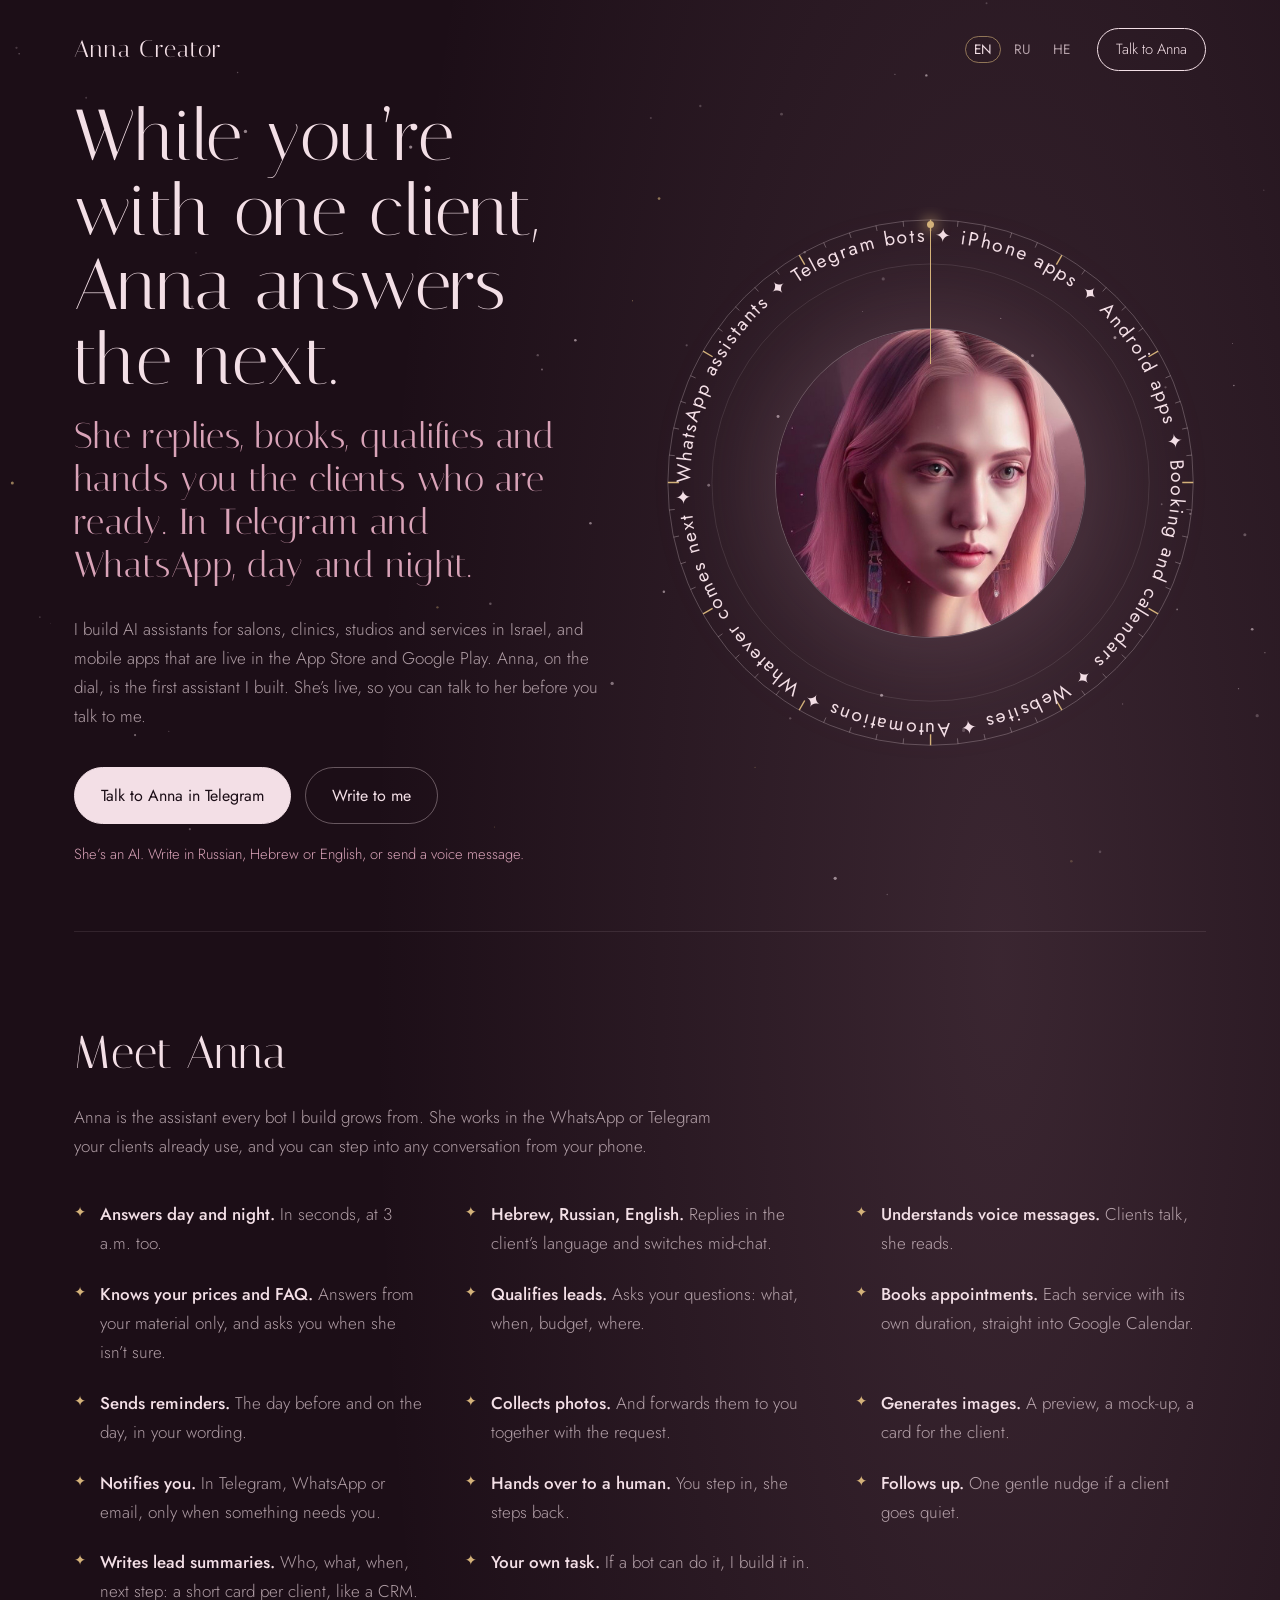
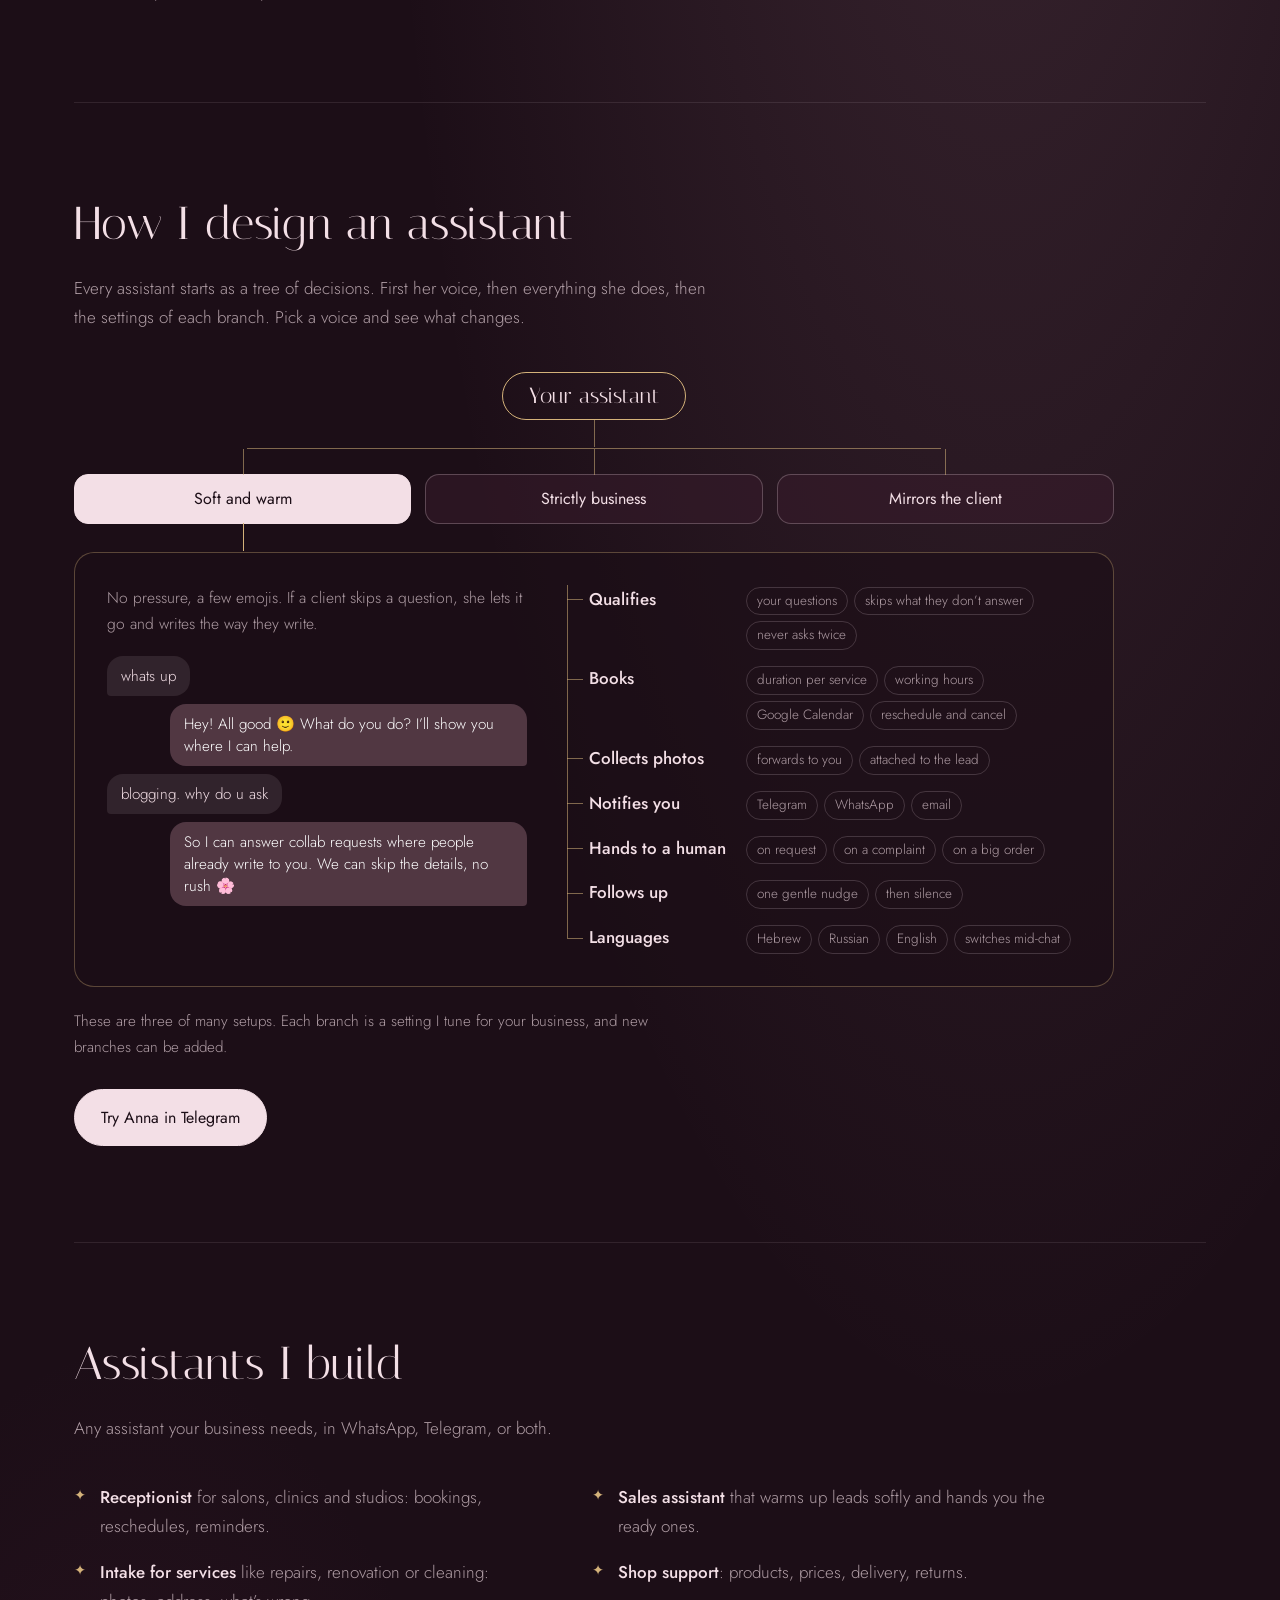
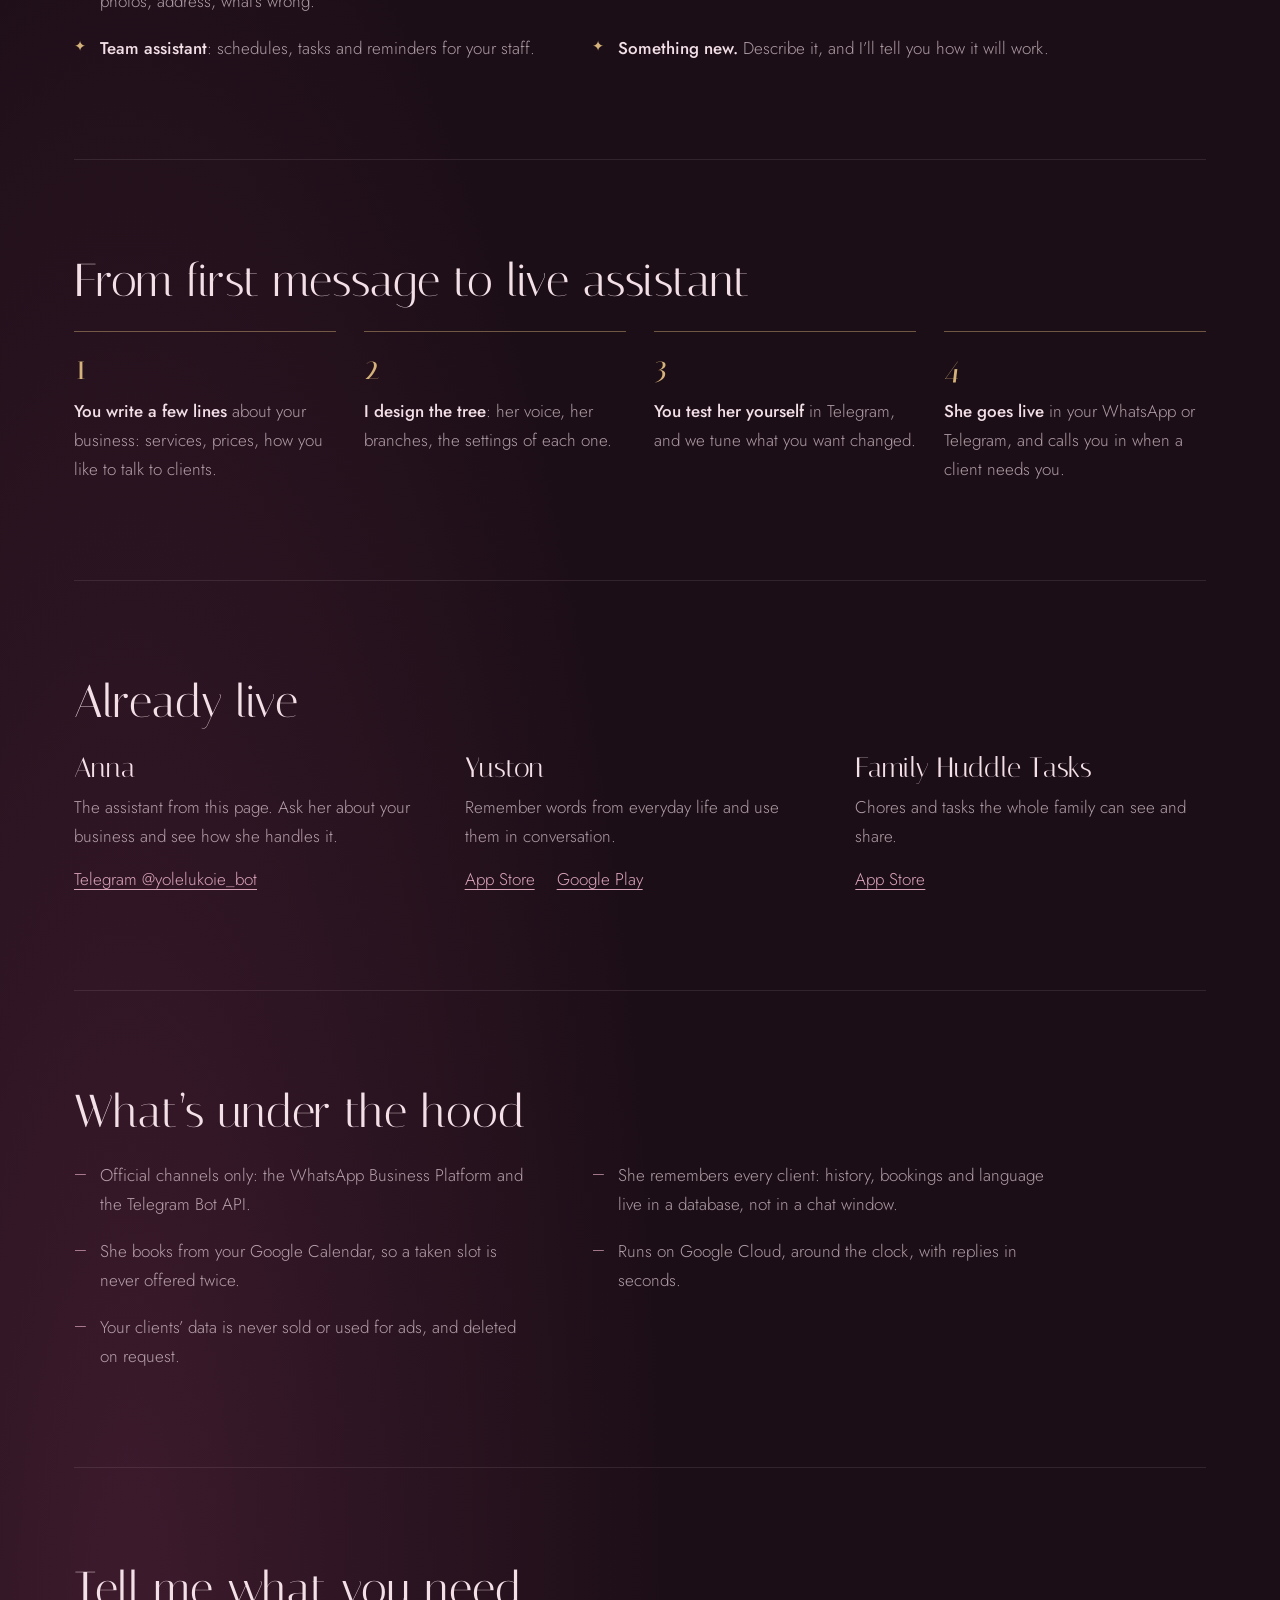
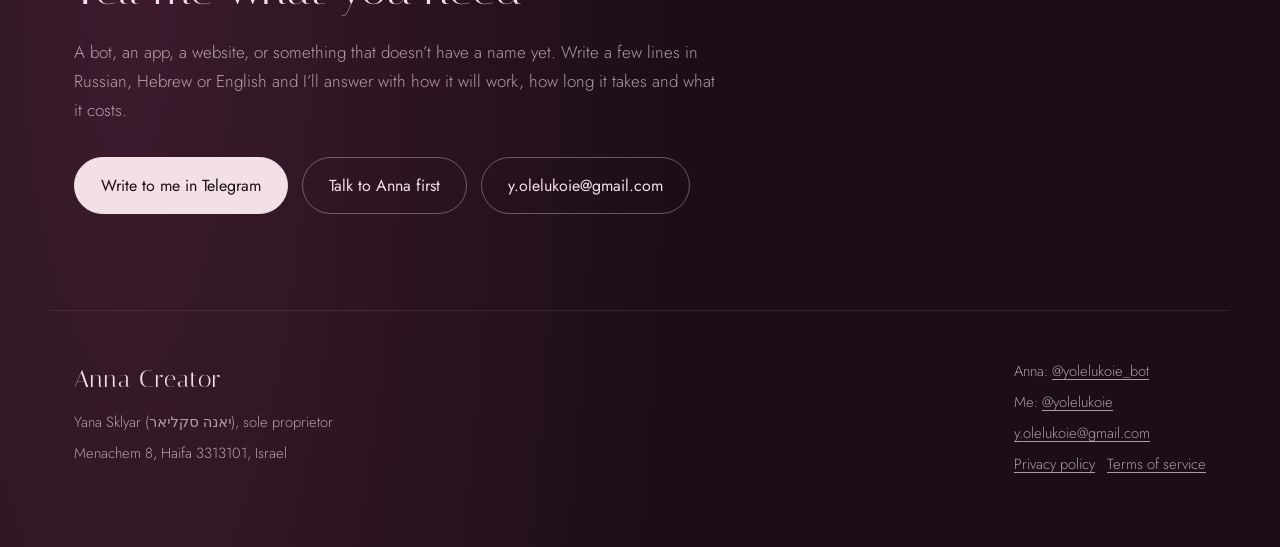
<file: index.html>
<!doctype html>
<html lang="en">
<head>
<meta charset="utf-8">
<meta name="viewport" content="width=device-width, initial-scale=1">
<meta name="facebook-domain-verification" content="j49tgo5avxbe51j4746048ujjrb5zx" />
<title>Anna Creator — AI assistants for WhatsApp and Telegram, and mobile apps</title>
<meta name="description" data-i18n-desc content="Anna Creator builds AI assistants for WhatsApp and Telegram that answer, book, qualify and hand you ready clients, plus mobile apps for businesses in Israel.">
<meta property="og:title" content="Anna Creator">
<meta property="og:description" content="While you’re with one client, Anna answers the next. AI assistants for Telegram and WhatsApp by Anna Creator. Talk to Anna live.">
<meta property="og:image" content="https://annacreator.co.il/assets/anna.jpg">
<link rel="icon" href="assets/favicon.svg" type="image/svg+xml">
<link rel="preconnect" href="https://fonts.googleapis.com">
<link rel="preconnect" href="https://fonts.gstatic.com" crossorigin>
<link href="https://fonts.googleapis.com/css2?family=Forum&family=Frank+Ruhl+Libre:wght@300;400&family=Heebo:wght@300;400;500&family=Italiana&family=Jost:wght@300;400;500&display=swap" rel="stylesheet">
<link rel="stylesheet" href="assets/site.css">
</head>
<body>
<canvas id="dust" aria-hidden="true"></canvas>

<header class="top">
  <a class="mark" href="/">Anna Creator</a>
  <div class="top-right">
    <div class="langs" role="group" aria-label="Language / Язык / שפה">
      <button type="button" data-lang="en" lang="en" aria-pressed="true">EN</button>
      <button type="button" data-lang="ru" lang="ru" aria-pressed="false">RU</button>
      <button type="button" data-lang="he" lang="he" aria-pressed="false">HE</button>
    </div>
    <a class="top-btn" href="https://t.me/yolelukoie_bot" data-i18n="k1">Talk to Anna</a>
  </div>
</header>

<main>
  <section class="hero">
    <div class="dial" aria-hidden="true">
      <svg viewBox="0 0 600 600" class="ring" direction="ltr">
        <defs>
          <path id="circle" d="M300,300 m-262,0 a262,262 0 1,1 524,0 a262,262 0 1,1 -524,0"/>
        </defs>
        <circle cx="300" cy="300" r="286" class="ring-line"/>
        <circle cx="300" cy="300" r="238" class="ring-line faint"/>
        <g class="ticks"></g>
        <text class="ring-text"><textPath href="#circle" textLength="1640" lengthAdjust="spacing" data-i18n="k2">WhatsApp assistants ✦ Telegram bots ✦ iPhone apps ✦ Android apps ✦ Booking and calendars ✦ Websites ✦ Automations ✦ Whatever comes next ✦</textPath></text>
      </svg>
      <div class="portrait"><img src="assets/anna.jpg" alt="" width="800" height="800"></div>
      <div class="hand"></div>
    </div>

    <div class="hero-text">
      <h1 data-i18n="k3">While you’re with one client, Anna answers the next.<span>She replies, books, qualifies and hands you the clients who are ready. In Telegram and WhatsApp, day and night.</span></h1>
      <p class="lead" data-i18n="k4">I build AI assistants for salons, clinics, studios and services in Israel, and mobile apps that are live in the App Store and Google Play. Anna, on the dial, is the first assistant I built. She’s live, so you can talk to her before you talk to me.</p>
      <div class="actions">
        <a class="btn primary" href="https://t.me/yolelukoie_bot" data-i18n="k5">Talk to Anna in Telegram</a>
        <a class="btn" href="https://t.me/yolelukoie" data-i18n="k6">Write to me</a>
      </div>
      <p class="hint" data-i18n="k7">She’s an AI. Write in Russian, Hebrew or English, or send a voice message.</p>
    </div>
  </section>

  <section class="anna">
    <h2 data-i18n="k8">Meet Anna</h2>
    <p data-i18n="k9">Anna is the assistant every bot I build grows from. She works in the WhatsApp or Telegram your clients already use, and you can step into any conversation from your phone.</p>
    <ul class="powers">
      <li data-i18n="k10"><strong>Answers day and night.</strong> In seconds, at 3 a.m. too.</li>
      <li data-i18n="k11"><strong>Hebrew, Russian, English.</strong> Replies in the client’s language and switches mid-chat.</li>
      <li data-i18n="k12"><strong>Understands voice messages.</strong> Clients talk, she reads.</li>
      <li data-i18n="k13"><strong>Knows your prices and FAQ.</strong> Answers from your material only, and asks you when she isn’t sure.</li>
      <li data-i18n="k14"><strong>Qualifies leads.</strong> Asks your questions: what, when, budget, where.</li>
      <li data-i18n="k15"><strong>Books appointments.</strong> Each service with its own duration, straight into Google Calendar.</li>
      <li data-i18n="k16"><strong>Sends reminders.</strong> The day before and on the day, in your wording.</li>
      <li data-i18n="k17"><strong>Collects photos.</strong> And forwards them to you together with the request.</li>
      <li data-i18n="k18"><strong>Generates images.</strong> A preview, a mock-up, a card for the client.</li>
      <li data-i18n="k19"><strong>Notifies you.</strong> In Telegram, WhatsApp or email, only when something needs you.</li>
      <li data-i18n="k20"><strong>Hands over to a human.</strong> You step in, she steps back.</li>
      <li data-i18n="k21"><strong>Follows up.</strong> One gentle nudge if a client goes quiet.</li>
      <li data-i18n="k22"><strong>Writes lead summaries.</strong> Who, what, when, next step: a short card per client, like a CRM.</li>
      <li data-i18n="k23"><strong>Your own task.</strong> If a bot can do it, I build it in.</li>
    </ul>
  </section>

  <section class="tree-sec" id="how">
    <h2 data-i18n="k24">How I design an assistant</h2>
    <p class="sec-lead" data-i18n="k25">Every assistant starts as a tree of decisions. First her voice, then everything she does, then the settings of each branch. Pick a voice and see what changes.</p>

    <div class="tree">
      <div class="root" data-i18n="k26">Your assistant</div>
      <div class="tones" role="tablist" aria-label="Voice">
        <button class="tone" role="tab" id="t-soft" aria-controls="p-soft" aria-selected="true" data-i18n="k27">Soft and warm</button>
        <button class="tone" role="tab" id="t-office" aria-controls="p-office" aria-selected="false" data-i18n="k28">Strictly business</button>
        <button class="tone" role="tab" id="t-mirror" aria-controls="p-mirror" aria-selected="false" data-i18n="k29">Mirrors the client</button>
      </div>

      <div class="panel" role="tabpanel" id="p-soft" aria-labelledby="t-soft">
        <div class="voice">
          <p class="voice-note" data-i18n="k30">No pressure, a few emojis. If a client skips a question, she lets it go and writes the way they write.</p>
          <div class="chat">
            <p class="msg in" data-i18n="k31">whats up</p>
            <p class="msg out" data-i18n="k32">Hey! All good 🙂 What do you do? I’ll show you where I can help.</p>
            <p class="msg in" data-i18n="k33">blogging. why do u ask</p>
            <p class="msg out" data-i18n="k34">So I can answer collab requests where people already write to you. We can skip the details, no rush 🌸</p>
          </div>
        </div>
        <ul class="branches">
          <li data-i18n="k35"><span class="node">Qualifies</span><span class="leaves"><i>your questions</i><i>skips what they don’t answer</i><i>never asks twice</i></span></li>
          <li data-i18n="k36"><span class="node">Books</span><span class="leaves"><i>duration per service</i><i>working hours</i><i>Google Calendar</i><i>reschedule and cancel</i></span></li>
          <li data-i18n="k37"><span class="node">Collects photos</span><span class="leaves"><i>forwards to you</i><i>attached to the lead</i></span></li>
          <li data-i18n="k38"><span class="node">Notifies you</span><span class="leaves"><i>Telegram</i><i>WhatsApp</i><i>email</i></span></li>
          <li data-i18n="k39"><span class="node">Hands to a human</span><span class="leaves"><i>on request</i><i>on a complaint</i><i>on a big order</i></span></li>
          <li data-i18n="k40"><span class="node">Follows up</span><span class="leaves"><i>one gentle nudge</i><i>then silence</i></span></li>
          <li data-i18n="k41"><span class="node">Languages</span><span class="leaves"><i>Hebrew</i><i>Russian</i><i>English</i><i>switches mid-chat</i></span></li>
        </ul>
      </div>

      <div class="panel" role="tabpanel" id="p-office" aria-labelledby="t-office">
        <div class="voice">
          <p class="voice-note" data-i18n="k42">Crisp and precise, like a good office manager. Times, prices and next steps, no small talk.</p>
          <div class="chat">
            <p class="msg in" data-i18n="k43">Hello, I need a consultation.</p>
            <p class="msg out" data-i18n="k44">Good afternoon. Thursday has 10:00, 12:30 and 16:00 free. The consultation takes 45 minutes.</p>
            <p class="msg in">12:30</p>
            <p class="msg out" data-i18n="k45">Booked: Thursday, 12:30–13:15. You will get a reminder the day before.</p>
          </div>
        </div>
        <ul class="branches">
          <li data-i18n="k46"><span class="node">Qualifies</span><span class="leaves"><i>required fields</i><i>budget and dates</i><i>no booking without them</i></span></li>
          <li data-i18n="k47"><span class="node">Books</span><span class="leaves"><i>duration per service</i><i>working hours</i><i>Google Calendar</i><i>reschedule and cancel</i></span></li>
          <li data-i18n="k48"><span class="node">Collects photos</span><span class="leaves"><i>asks for them up front</i><i>forwards to you</i></span></li>
          <li data-i18n="k49"><span class="node">Notifies you</span><span class="leaves"><i>Telegram</i><i>WhatsApp</i><i>email</i><i>daily digest</i></span></li>
          <li data-i18n="k50"><span class="node">Hands to a human</span><span class="leaves"><i>on request</i><i>on a non-standard case</i></span></li>
          <li data-i18n="k51"><span class="node">Reminds</span><span class="leaves"><i>24 hours before</i><i>2 hours before</i><i>your template</i></span></li>
          <li data-i18n="k52"><span class="node">Languages</span><span class="leaves"><i>Hebrew</i><i>Russian</i><i>English</i></span></li>
        </ul>
      </div>

      <div class="panel" role="tabpanel" id="p-mirror" aria-labelledby="t-mirror">
        <div class="voice">
          <p class="voice-note" data-i18n="k53">She matches each client: short and casual with one, formal with another. Same facts, their style.</p>
          <div class="chat">
            <p class="msg in" data-i18n="k54">yo can u do fri??</p>
            <p class="msg out" data-i18n="k55">yep 🙌 fri 11:00 or 14:00?</p>
            <p class="msg-sep" data-i18n="k56">another client</p>
            <p class="msg in" data-i18n="k57">Good evening. Are Friday appointments available?</p>
            <p class="msg out" data-i18n="k58">Good evening. Yes, Friday at 11:00 or 14:00. Which suits you?</p>
          </div>
        </div>
        <ul class="branches">
          <li data-i18n="k59"><span class="node">Qualifies</span><span class="leaves"><i>at the client’s pace</i><i>short or detailed</i></span></li>
          <li data-i18n="k60"><span class="node">Books</span><span class="leaves"><i>duration per service</i><i>working hours</i><i>Google Calendar</i></span></li>
          <li data-i18n="k61"><span class="node">Collects photos</span><span class="leaves"><i>forwards to you</i><i>attached to the lead</i></span></li>
          <li data-i18n="k62"><span class="node">Notifies you</span><span class="leaves"><i>Telegram</i><i>WhatsApp</i><i>email</i></span></li>
          <li data-i18n="k63"><span class="node">Hands to a human</span><span class="leaves"><i>on request</i><i>when the tone turns tense</i></span></li>
          <li data-i18n="k64"><span class="node">Follows up</span><span class="leaves"><i>matches their rhythm</i><i>stops when they stop</i></span></li>
          <li data-i18n="k65"><span class="node">Languages</span><span class="leaves"><i>whatever they write in</i><i>slang included</i></span></li>
        </ul>
      </div>
    </div>
    <p class="tree-foot" data-i18n="k66">These are three of many setups. Each branch is a setting I tune for your business, and new branches can be added.</p>
    <div class="actions tree-cta"><a class="btn primary" href="https://t.me/yolelukoie_bot" data-i18n="k67">Try Anna in Telegram</a></div>
  </section>

  <section class="kinds">
    <h2 data-i18n="k68">Assistants I build</h2>
    <p class="sec-lead" data-i18n="k69">Any assistant your business needs, in WhatsApp, Telegram, or both.</p>
    <ul class="kind-list">
      <li data-i18n="k70"><strong>Receptionist</strong> for salons, clinics and studios: bookings, reschedules, reminders.</li>
      <li data-i18n="k71"><strong>Sales assistant</strong> that warms up leads softly and hands you the ready ones.</li>
      <li data-i18n="k72"><strong>Intake for services</strong> like repairs, renovation or cleaning: photos, address, what’s wrong.</li>
      <li data-i18n="k73"><strong>Shop support</strong>: products, prices, delivery, returns.</li>
      <li data-i18n="k74"><strong>Team assistant</strong>: schedules, tasks and reminders for your staff.</li>
      <li data-i18n="k75"><strong>Something new.</strong> Describe it, and I’ll tell you how it will work.</li>
    </ul>
  </section>

  <section class="steps-sec">
    <h2 data-i18n="k76">From first message to live assistant</h2>
    <ol class="steps">
      <li data-i18n="k77"><strong>You write a few lines</strong> about your business: services, prices, how you like to talk to clients.</li>
      <li data-i18n="k78"><strong>I design the tree</strong>: her voice, her branches, the settings of each one.</li>
      <li data-i18n="k79"><strong>You test her yourself</strong> in Telegram, and we tune what you want changed.</li>
      <li data-i18n="k80"><strong>She goes live</strong> in your WhatsApp or Telegram, and calls you in when a client needs you.</li>
    </ol>
  </section>

  <section class="shipped">
    <h2 data-i18n="k81">Already live</h2>
    <div class="apps">
      <article class="app">
        <h3 data-i18n="k82">Anna</h3>
        <p data-i18n="k83">The assistant from this page. Ask her about your business and see how she handles it.</p>
        <p class="stores" data-i18n="k84">
          <a href="https://t.me/yolelukoie_bot">Telegram @yolelukoie_bot</a>
        </p>
      </article>
      <article class="app">
        <h3>Yuston</h3>
        <p data-i18n="k85">Remember words from everyday life and use them in conversation.</p>
        <p class="stores">
          <a href="https://apps.apple.com/app/id6765670414">App Store</a>
          <a href="https://play.google.com/store/apps/details?id=com.yourlangcoach.app">Google Play</a>
        </p>
      </article>
      <article class="app">
        <h3>Family Huddle Tasks</h3>
        <p data-i18n="k86">Chores and tasks the whole family can see and share.</p>
        <p class="stores">
          <a href="https://apps.apple.com/il/app/family-huddle-tasks/id6768567438">App Store</a>
        </p>
      </article>
    </div>
  </section>

  <section class="built">
    <h2 data-i18n="k87">What’s under the hood</h2>
    <ul class="facts">
      <li data-i18n="k88">Official channels only: the WhatsApp Business Platform and the Telegram Bot API.</li>
      <li data-i18n="k89">She remembers every client: history, bookings and language live in a database, not in a chat window.</li>
      <li data-i18n="k90">She books from your Google Calendar, so a taken slot is never offered twice.</li>
      <li data-i18n="k91">Runs on Google Cloud, around the clock, with replies in seconds.</li>
      <li data-i18n="k92">Your clients’ data is never sold or used for ads, and deleted on request.</li>
    </ul>
  </section>

  <section class="ask" id="contact">
    <h2 data-i18n="k93">Tell me what you need</h2>
    <p data-i18n="k94">A bot, an app, a website, or something that doesn’t have a name yet. Write a few lines in Russian, Hebrew or English and I’ll answer with how it will work, how long it takes and what it costs.</p>
    <div class="actions">
      <a class="btn primary" href="https://t.me/yolelukoie" data-i18n="k95">Write to me in Telegram</a>
      <a class="btn" href="https://t.me/yolelukoie_bot" data-i18n="k96">Talk to Anna first</a>
      <a class="btn" href="mailto:y.olelukoie@gmail.com">y.olelukoie@gmail.com</a>
    </div>
  </section>
</main>

<footer class="foot">
  <div>
    <p class="mark">Anna Creator</p>
    <p data-i18n="k97">Yana Sklyar (יאנה סקליאר), sole proprietor</p>
    <p data-i18n="k98">Menachem 8, Haifa 3313101, Israel</p>
  </div>
  <div>
    <p data-i18n="k99">Anna: <a href="https://t.me/yolelukoie_bot">@yolelukoie_bot</a></p>
    <p data-i18n="k100">Me: <a href="https://t.me/yolelukoie">@yolelukoie</a></p>
    <p data-i18n="k101"><a href="mailto:y.olelukoie@gmail.com">y.olelukoie@gmail.com</a></p>
    <p><a href="privacy.html">Privacy policy</a> &nbsp; <a href="terms.html">Terms of service</a></p>
  </div>
</footer>

<script src="assets/i18n.js" defer></script>
<script src="assets/site.js" defer></script>
</body>
</html>
</file>
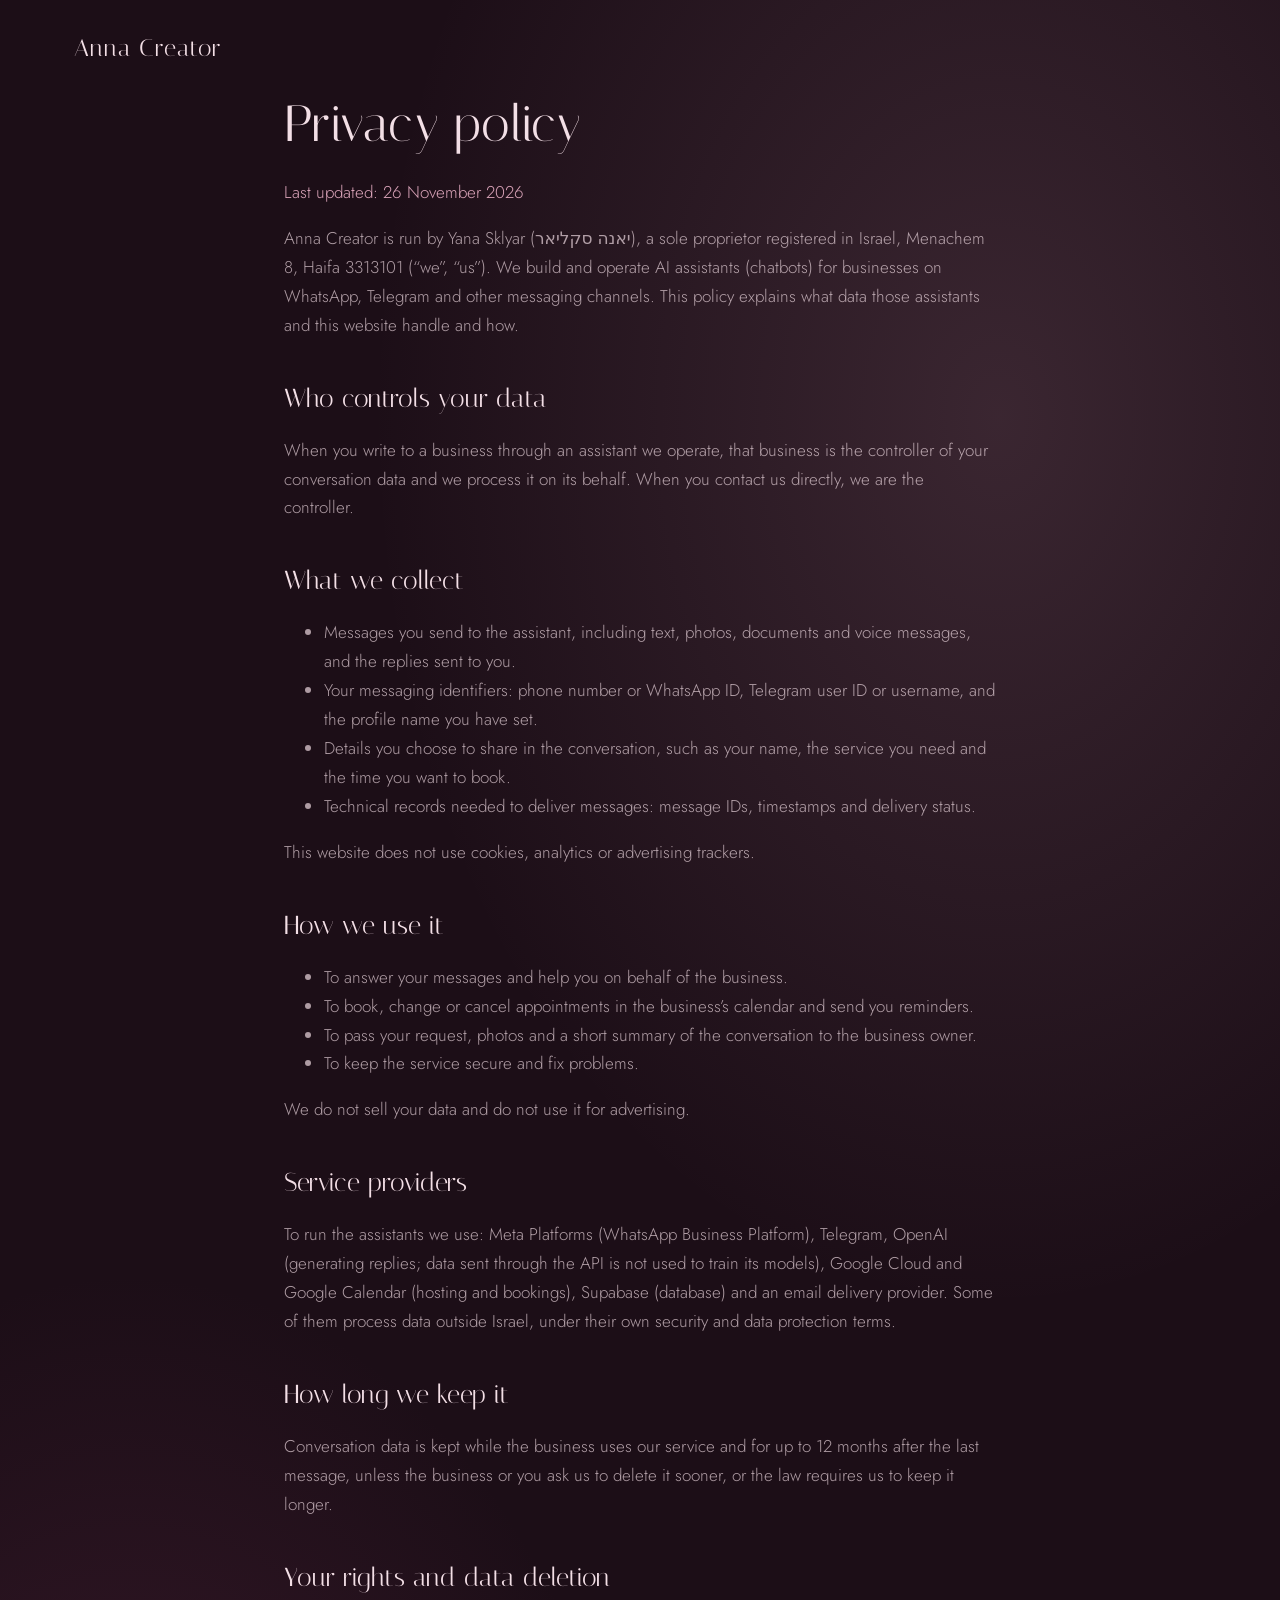
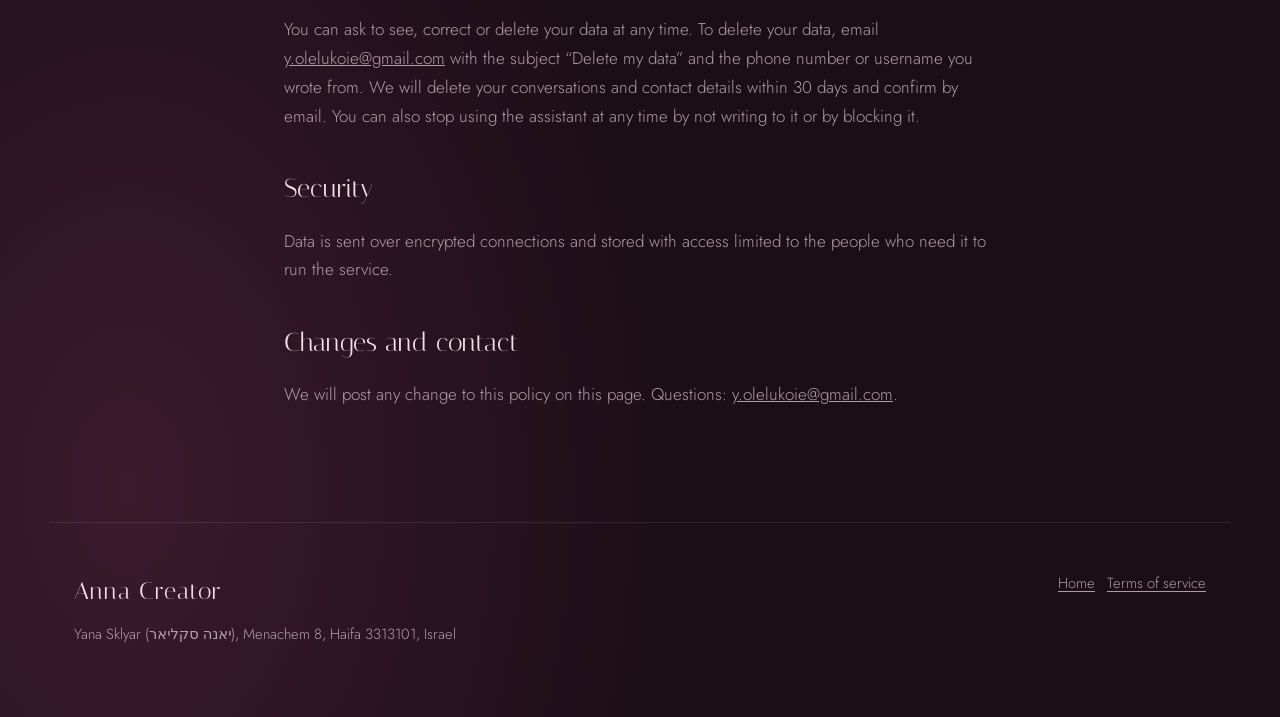
<file: privacy.html>
<!doctype html>
<html lang="en">
<head>
<meta charset="utf-8">
<meta name="viewport" content="width=device-width, initial-scale=1">
<title>Privacy policy — Anna Creator</title>
<link rel="icon" href="assets/favicon.svg" type="image/svg+xml">
<link rel="preconnect" href="https://fonts.googleapis.com">
<link rel="preconnect" href="https://fonts.gstatic.com" crossorigin>
<link href="https://fonts.googleapis.com/css2?family=Italiana&family=Jost:wght@300;400;500&display=swap" rel="stylesheet">
<link rel="stylesheet" href="assets/site.css">
</head>
<body>
<header class="top"><a class="mark" href="/">Anna Creator</a></header>
<main class="doc">
<h1>Privacy policy</h1>
<p class="updated">Last updated: 26 November 2026</p>

<p>Anna Creator is run by Yana Sklyar (יאנה סקליאר), a sole proprietor registered in Israel, Menachem 8, Haifa 3313101 (“we”, “us”). We build and operate AI assistants (chatbots) for businesses on WhatsApp, Telegram and other messaging channels. This policy explains what data those assistants and this website handle and how.</p>

<h2>Who controls your data</h2>
<p>When you write to a business through an assistant we operate, that business is the controller of your conversation data and we process it on its behalf. When you contact us directly, we are the controller.</p>

<h2>What we collect</h2>
<ul>
  <li>Messages you send to the assistant, including text, photos, documents and voice messages, and the replies sent to you.</li>
  <li>Your messaging identifiers: phone number or WhatsApp ID, Telegram user ID or username, and the profile name you have set.</li>
  <li>Details you choose to share in the conversation, such as your name, the service you need and the time you want to book.</li>
  <li>Technical records needed to deliver messages: message IDs, timestamps and delivery status.</li>
</ul>
<p>This website does not use cookies, analytics or advertising trackers.</p>

<h2>How we use it</h2>
<ul>
  <li>To answer your messages and help you on behalf of the business.</li>
  <li>To book, change or cancel appointments in the business’s calendar and send you reminders.</li>
  <li>To pass your request, photos and a short summary of the conversation to the business owner.</li>
  <li>To keep the service secure and fix problems.</li>
</ul>
<p>We do not sell your data and do not use it for advertising.</p>

<h2>Service providers</h2>
<p>To run the assistants we use: Meta Platforms (WhatsApp Business Platform), Telegram, OpenAI (generating replies; data sent through the API is not used to train its models), Google Cloud and Google Calendar (hosting and bookings), Supabase (database) and an email delivery provider. Some of them process data outside Israel, under their own security and data protection terms.</p>

<h2>How long we keep it</h2>
<p>Conversation data is kept while the business uses our service and for up to 12 months after the last message, unless the business or you ask us to delete it sooner, or the law requires us to keep it longer.</p>

<h2>Your rights and data deletion</h2>
<p>You can ask to see, correct or delete your data at any time. To delete your data, email <a href="mailto:y.olelukoie@gmail.com?subject=Delete%20my%20data">y.olelukoie@gmail.com</a> with the subject “Delete my data” and the phone number or username you wrote from. We will delete your conversations and contact details within 30 days and confirm by email. You can also stop using the assistant at any time by not writing to it or by blocking it.</p>

<h2>Security</h2>
<p>Data is sent over encrypted connections and stored with access limited to the people who need it to run the service.</p>

<h2>Changes and contact</h2>
<p>We will post any change to this policy on this page. Questions: <a href="mailto:y.olelukoie@gmail.com">y.olelukoie@gmail.com</a>.</p>
</main>
<footer class="foot">
  <div><p class="mark">Anna Creator</p><p>Yana Sklyar (יאנה סקליאר), Menachem 8, Haifa 3313101, Israel</p></div>
  <div><p><a href="/">Home</a> &nbsp; <a href="terms.html">Terms of service</a></p></div>
</footer>
</body>
</html>
</file>
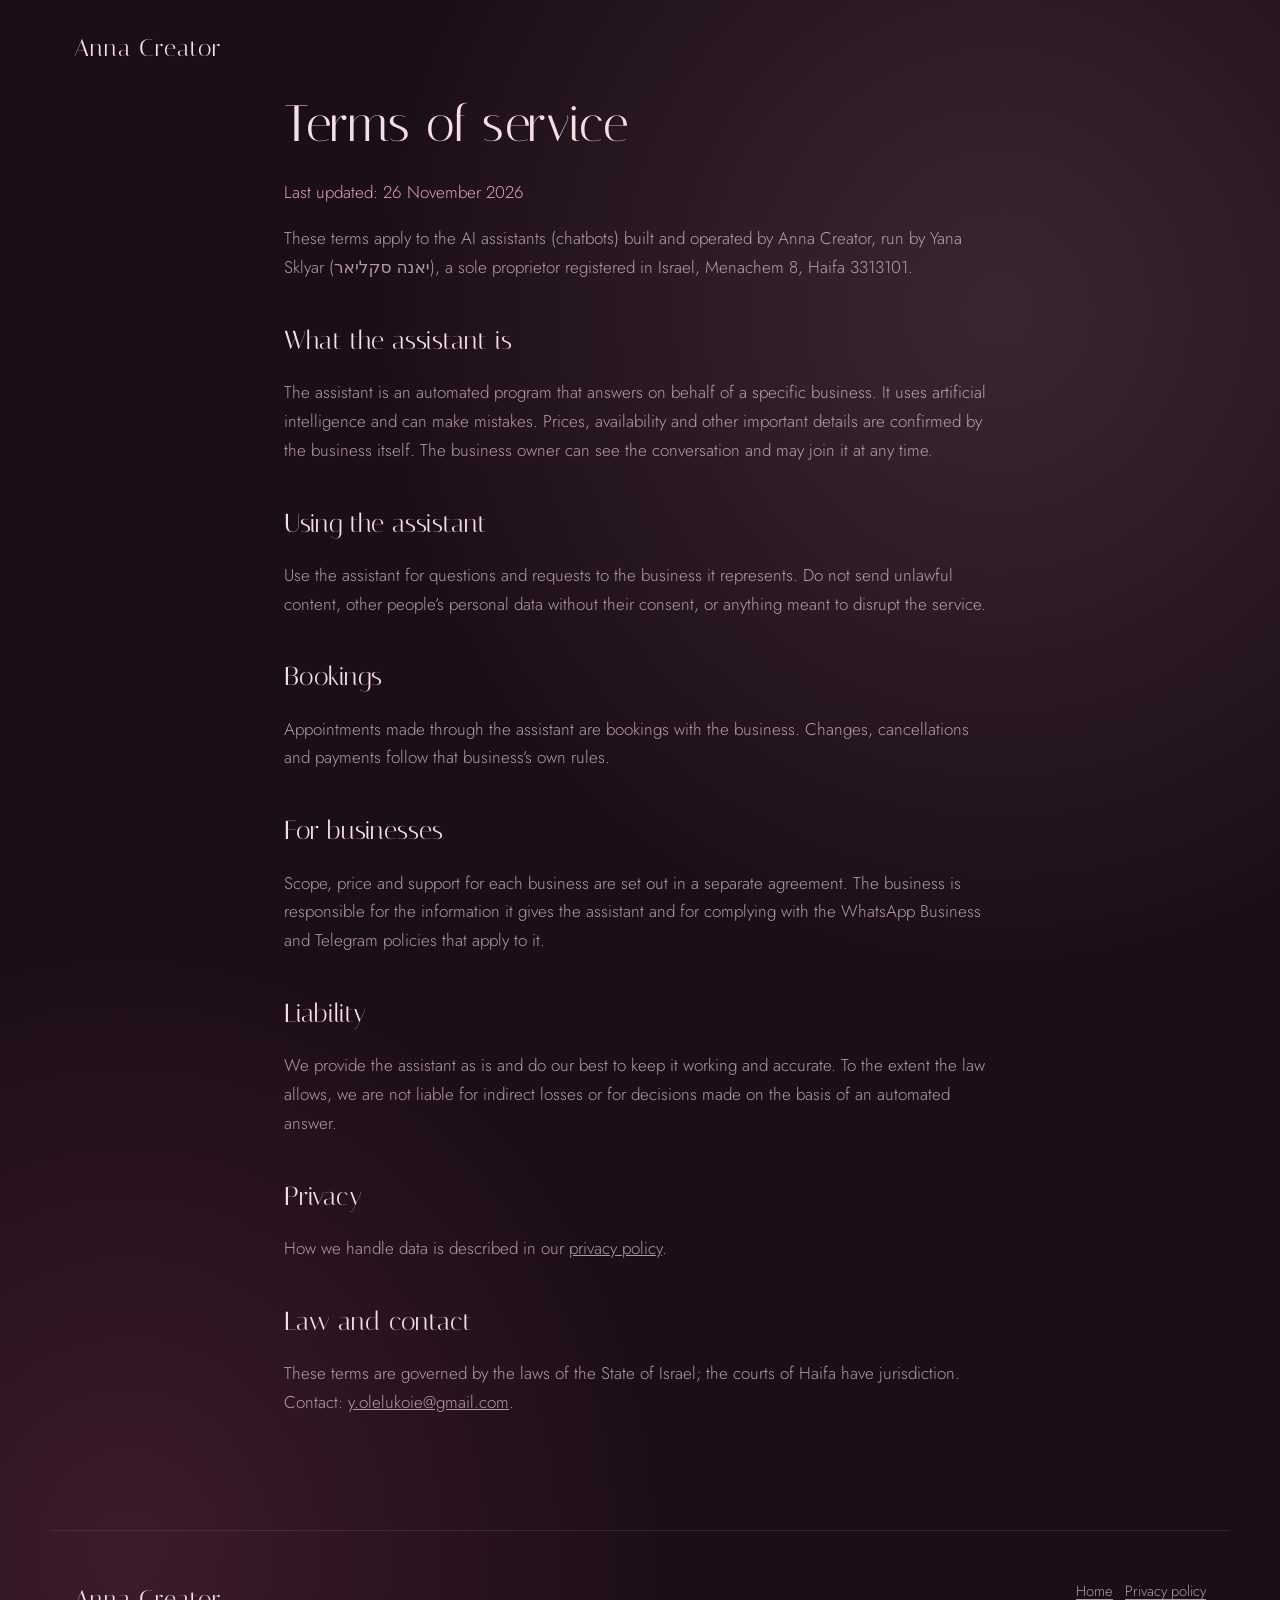
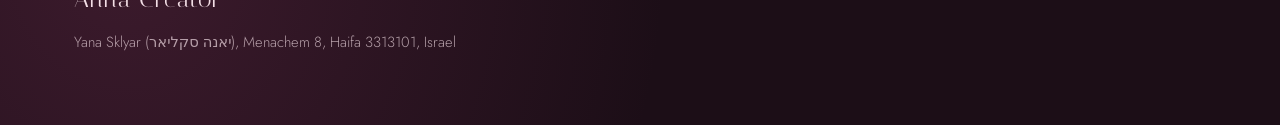
<file: terms.html>
<!doctype html>
<html lang="en">
<head>
<meta charset="utf-8">
<meta name="viewport" content="width=device-width, initial-scale=1">
<title>Terms of service — Anna Creator</title>
<link rel="icon" href="assets/favicon.svg" type="image/svg+xml">
<link rel="preconnect" href="https://fonts.googleapis.com">
<link rel="preconnect" href="https://fonts.gstatic.com" crossorigin>
<link href="https://fonts.googleapis.com/css2?family=Italiana&family=Jost:wght@300;400;500&display=swap" rel="stylesheet">
<link rel="stylesheet" href="assets/site.css">
</head>
<body>
<header class="top"><a class="mark" href="/">Anna Creator</a></header>
<main class="doc">
<h1>Terms of service</h1>
<p class="updated">Last updated: 26 November 2026</p>

<p>These terms apply to the AI assistants (chatbots) built and operated by Anna Creator, run by Yana Sklyar (יאנה סקליאר), a sole proprietor registered in Israel, Menachem 8, Haifa 3313101.</p>

<h2>What the assistant is</h2>
<p>The assistant is an automated program that answers on behalf of a specific business. It uses artificial intelligence and can make mistakes. Prices, availability and other important details are confirmed by the business itself. The business owner can see the conversation and may join it at any time.</p>

<h2>Using the assistant</h2>
<p>Use the assistant for questions and requests to the business it represents. Do not send unlawful content, other people’s personal data without their consent, or anything meant to disrupt the service.</p>

<h2>Bookings</h2>
<p>Appointments made through the assistant are bookings with the business. Changes, cancellations and payments follow that business’s own rules.</p>

<h2>For businesses</h2>
<p>Scope, price and support for each business are set out in a separate agreement. The business is responsible for the information it gives the assistant and for complying with the WhatsApp Business and Telegram policies that apply to it.</p>

<h2>Liability</h2>
<p>We provide the assistant as is and do our best to keep it working and accurate. To the extent the law allows, we are not liable for indirect losses or for decisions made on the basis of an automated answer.</p>

<h2>Privacy</h2>
<p>How we handle data is described in our <a href="privacy.html">privacy policy</a>.</p>

<h2>Law and contact</h2>
<p>These terms are governed by the laws of the State of Israel; the courts of Haifa have jurisdiction. Contact: <a href="mailto:y.olelukoie@gmail.com">y.olelukoie@gmail.com</a>.</p>
</main>
<footer class="foot">
  <div><p class="mark">Anna Creator</p><p>Yana Sklyar (יאנה סקליאר), Menachem 8, Haifa 3313101, Israel</p></div>
  <div><p><a href="/">Home</a> &nbsp; <a href="privacy.html">Privacy policy</a></p></div>
</footer>
</body>
</html>
</file>
<file: assets/site.css>
:root {
  --night: #1c0e17;
  --plum: #3a1c2d;
  --rose: #d9a3b8;
  --blush: #f3dfe6;
  --mist: rgba(243, 223, 230, 0.68);
  --gold: #d4b27a;
  --serif: "Italiana", "Didot", "Bodoni 72", serif;
  --sans: "Jost", "Futura", "Avenir Next", system-ui, sans-serif;
}
:root:lang(ru) { --serif: "Forum", "Italiana", "Didot", serif; }
:root:lang(he) {
  --serif: "Frank Ruhl Libre", "David", serif;
  --sans: "Heebo", "Arial Hebrew", system-ui, sans-serif;
}
:root:lang(he) h1, :root:lang(he) h2, :root:lang(he) .app h3, :root:lang(he) .root { font-weight: 300; letter-spacing: 0; }
:root:lang(he) h1 { line-height: 1.12; }

* { box-sizing: border-box; }
html { -webkit-text-size-adjust: 100%; }
body {
  margin: 0;
  min-height: 100vh;
  background:
    radial-gradient(ellipse 70% 55% at 78% 18%, rgba(217, 163, 184, 0.16), transparent 70%),
    radial-gradient(ellipse 60% 50% at 10% 90%, rgba(120, 50, 85, 0.35), transparent 70%),
    var(--night);
  color: var(--blush);
  font: 300 1.0625rem/1.7 var(--sans);
  overflow-x: hidden;
}
#dust { position: fixed; inset: 0; width: 100%; height: 100%; pointer-events: none; z-index: 0; }
header, main, footer { position: relative; z-index: 1; }

a { color: inherit; }
a:focus-visible, .btn:focus-visible { outline: 2px solid var(--gold); outline-offset: 4px; border-radius: 2px; }

.top {
  display: flex; justify-content: space-between; align-items: center;
  max-width: 1180px; margin: 0 auto; padding: 28px 24px;
}
.mark { white-space: nowrap; font-family: var(--serif); font-size: 1.5rem; letter-spacing: 0.04em; text-decoration: none; margin: 0; }
.top-link { font-size: 0.95rem; color: var(--mist); text-decoration: none; }
.top-link:hover { color: var(--blush); }
.top-right { display: flex; align-items: center; gap: 18px; }
.langs { display: flex; gap: 4px; }
.langs button {
  font: 400 0.85rem/1 var(--sans); color: var(--mist); background: none; cursor: pointer;
  border: 1px solid transparent; border-radius: 999px; padding: 6px 8px; white-space: nowrap;
}
.langs button:hover { color: var(--blush); }
.langs button[aria-pressed="true"] { color: var(--blush); border-color: rgba(212, 178, 122, 0.6); }
.langs button:focus-visible { outline: 2px solid var(--gold); outline-offset: 2px; }
.top-btn { font-size: 0.92rem; text-decoration: none; padding: 8px 18px; border-radius: 999px; border: 1px solid var(--blush); white-space: nowrap; }
.top-btn:hover { background: var(--blush); color: var(--night); }

main { max-width: 1180px; margin: 0 auto; padding: 0 24px; }

/* hero: the dial is the one bold thing on the page */
.hero {
  display: grid; grid-template-columns: minmax(0, 1fr) minmax(0, 1.05fr);
  gap: 56px; align-items: center; min-height: calc(100vh - 100px); padding-bottom: 64px;
}
.hero-text { order: -1; }
h1 {
  font: 400 clamp(2.6rem, 5.6vw, 4.6rem)/1.04 var(--serif);
  margin: 0 0 28px; letter-spacing: 0.005em;
}
h1 span {
  display: block; margin-top: 18px;
  font-size: 0.5em; line-height: 1.2; color: var(--rose);
}
.lead { max-width: 34em; color: var(--mist); margin: 0 0 36px; }

.actions { display: flex; flex-wrap: wrap; gap: 14px; }
.btn {
  display: inline-block; padding: 14px 26px; border-radius: 999px;
  border: 1px solid rgba(243, 223, 230, 0.35); text-decoration: none;
  font-weight: 400; font-size: 1rem; transition: background 0.25s, border-color 0.25s;
}
.btn:hover { border-color: var(--blush); }
.btn.primary { background: var(--blush); color: var(--night); border-color: var(--blush); }
.btn.primary:hover { background: #fff; }

.dial { position: relative; width: min(100%, 600px); aspect-ratio: 1; justify-self: center; border-radius: 50%; overflow: hidden; }
.ring { position: absolute; inset: 0; width: 100%; height: 100%; overflow: visible; animation: turn 240s linear infinite; }
.ring-line { fill: none; stroke: rgba(243, 223, 230, 0.28); stroke-width: 1; }
.ring-line.faint { stroke: rgba(243, 223, 230, 0.12); }
.ticks line { stroke: rgba(243, 223, 230, 0.35); stroke-width: 1; }
.ticks line.major { stroke: var(--gold); stroke-width: 1.5; }
.ring-text { direction: ltr; fill: var(--blush); font: 400 21px var(--sans); letter-spacing: 0.06em; }

.portrait {
  position: absolute; inset: 22%; border-radius: 50%; overflow: hidden;
  box-shadow: 0 0 0 1px rgba(243, 223, 230, 0.25), 0 0 120px 10px rgba(217, 163, 184, 0.22);
}
.portrait img { width: 100%; height: 100%; object-fit: cover; display: block; }

/* a single slow hand: time passing, one sweep per minute */
.hand {
  position: absolute; left: 50%; top: 50%; width: 1px; height: 47%;
  transform-origin: 50% 0; transform: rotate(180deg);
  background: linear-gradient(to bottom, transparent 0 46%, var(--gold) 46% 100%);
  animation: sweep 60s linear infinite;
}
.hand::after {
  content: ""; position: absolute; bottom: -3px; left: -3px; width: 7px; height: 7px;
  border-radius: 50%; background: var(--gold); box-shadow: 0 0 14px 3px rgba(212, 178, 122, 0.7);
}

@keyframes turn { to { transform: rotate(-360deg); } }
@keyframes sweep { from { transform: rotate(180deg); } to { transform: rotate(540deg); } }

/* sections */
section:not(.hero) { padding: 96px 0; border-top: 1px solid rgba(243, 223, 230, 0.1); }
h2 { font: 400 clamp(2rem, 3.6vw, 2.9rem)/1.1 var(--serif); margin: 0 0 24px; }
section p { max-width: 38em; }
.anna > p { color: var(--mist); }

.powers { list-style: none; padding: 0; margin: 40px 0 0; display: grid; grid-template-columns: repeat(2, minmax(0, 1fr)); gap: 28px 56px; max-width: 920px; }
.powers li { padding-inline-start: 26px; position: relative; color: var(--mist); }
.powers li::before { content: "✦"; position: absolute; inset-inline-start: 0; top: 0; color: var(--gold); font-size: 0.85em; }
.powers strong { color: var(--blush); font-weight: 500; }

.apps { display: grid; grid-template-columns: repeat(2, minmax(0, 1fr)); gap: 56px; max-width: 920px; }
.app h3 { font: 400 1.75rem/1.2 var(--serif); margin: 0 0 8px; }
.app p { margin: 0; color: var(--mist); }
.app .stores { margin-top: 14px; display: flex; gap: 22px; }
.stores a { color: var(--rose); text-underline-offset: 4px; }
.stores a:hover { color: var(--blush); }

.ask { text-align: start; }
.ask p { color: var(--mist); margin: 0 0 32px; }

.foot {
  max-width: 1180px; margin: 0 auto; padding: 48px 24px 64px;
  display: flex; justify-content: space-between; gap: 32px; flex-wrap: wrap;
  border-top: 1px solid rgba(243, 223, 230, 0.1); font-size: 0.92rem; color: var(--mist);
}
.foot p { margin: 0 0 6px; }
.foot .mark { color: var(--blush); margin-bottom: 10px; }
.foot a { text-underline-offset: 3px; }

/* legal pages */
.doc { max-width: 760px; padding-bottom: 96px; }
.doc h1 { font-size: clamp(2.2rem, 5vw, 3.2rem); }
.doc h2 { font-size: 1.6rem; margin-top: 44px; }
.doc p, .doc li { color: var(--mist); }
.doc .updated { color: var(--rose); }


.hint { margin: 18px 0 0; font-size: 0.92rem; color: var(--rose); }
.sec-lead { color: var(--mist); margin: 0 0 40px; }
.powers { grid-template-columns: repeat(3, minmax(0, 1fr)); max-width: none; gap: 22px 40px; }
.apps { grid-template-columns: repeat(3, minmax(0, 1fr)); max-width: none; gap: 40px; }

/* decision tree */
.tree { --line: rgba(212, 178, 122, 0.55); max-width: 1040px; }
.root {
  width: max-content; margin: 0 auto; padding: 10px 26px; border-radius: 999px;
  border: 1px solid var(--gold); font: 400 1.35rem/1.2 var(--serif); position: relative;
}
.root::after { content: ""; position: absolute; left: 50%; top: 100%; height: 28px; border-left: 1px solid var(--line); }
.tones { display: grid; grid-template-columns: repeat(3, minmax(0, 1fr)); gap: 14px; position: relative; margin-top: 28px; padding-top: 26px; }
.tones::before { content: ""; position: absolute; top: 0; left: calc(100% / 6); right: calc(100% / 6); border-top: 1px solid var(--line); }
.tone {
  position: relative; font: 400 1rem/1.25 var(--sans); color: var(--blush); cursor: pointer;
  background: rgba(58, 28, 45, 0.55); border: 1px solid rgba(243, 223, 230, 0.25);
  border-radius: 14px; padding: 14px 10px; transition: background 0.25s, border-color 0.25s, color 0.25s;
}
.tone::before { content: ""; position: absolute; left: 50%; bottom: 100%; height: 26px; border-left: 1px solid var(--line); }
.tone:hover { border-color: var(--blush); }
.tone[aria-selected="true"] { background: var(--blush); color: var(--night); border-color: var(--blush); }
.tone[aria-selected="true"]::after { content: ""; position: absolute; left: 50%; top: 100%; height: 28px; border-left: 1px solid var(--gold); }
.tone:focus-visible { outline: 2px solid var(--gold); outline-offset: 3px; }

.panel {
  margin-top: 28px; padding: 32px; border: 1px solid rgba(212, 178, 122, 0.35); border-radius: 20px;
  background: rgba(28, 14, 23, 0.6); display: grid; grid-template-columns: minmax(0, 0.9fr) minmax(0, 1.1fr); gap: 40px;
}
.panel[hidden] { display: none; }
.panel.enter .chat .msg, .panel.enter .branches li { animation: grow 0.45s ease both; }
.panel.enter .branches li:nth-child(n) { animation-delay: calc(var(--i, 0) * 50ms); }
@keyframes grow { from { opacity: 0; transform: translateY(6px); } to { opacity: 1; transform: none; } }

.voice-note { color: var(--mist); margin: 0 0 18px; font-size: 0.98rem; }
.chat { display: flex; flex-direction: column; gap: 8px; }
.msg { margin: 0; max-width: 85%; padding: 9px 14px; border-radius: 16px; font-size: 0.95rem; line-height: 1.45; }
.msg-sep { margin: 6px 0; text-align: center; font-size: 0.8rem; color: var(--rose); }
.msg.in { align-self: flex-start; background: rgba(243, 223, 230, 0.1); border-end-start-radius: 4px; }
.msg.out { align-self: flex-end; background: rgba(217, 163, 184, 0.28); color: #fff; border-end-end-radius: 4px; }

.branches { list-style: none; margin: 0; padding: 0; padding-inline-start: 22px; display: flex; flex-direction: column; gap: 14px; }
.branches li { position: relative; display: grid; grid-template-columns: 8.5em minmax(0, 1fr); align-items: baseline; gap: 6px 12px; }
.branches li::before { content: ""; position: absolute; inset-inline-start: -22px; top: 0.85em; width: 16px; border-top: 1px solid var(--line); }
.branches li::after { content: ""; position: absolute; inset-inline-start: -22px; top: -7px; bottom: -7px; border-inline-start: 1px solid var(--line); }
.branches li:first-child::after { top: 0; }
.branches li:last-child::after { bottom: auto; height: calc(0.85em + 7px); }
.node { font-weight: 500; color: var(--blush); }
.leaves { display: flex; flex-wrap: wrap; gap: 6px; }
.leaves i {
  font-style: normal; font-size: 0.84rem; color: var(--mist); padding: 2px 10px;
  border: 1px solid rgba(243, 223, 230, 0.18); border-radius: 999px;
}
.tree-foot { color: var(--mist); font-size: 0.95rem; margin: 22px 0 0; }

.tree-cta { margin-top: 28px; }
.steps { list-style: none; counter-reset: step; padding: 0; margin: 0; display: grid; grid-template-columns: repeat(4, minmax(0, 1fr)); gap: 28px; max-width: none; }
.steps li { counter-increment: step; color: var(--mist); border-top: 1px solid rgba(212, 178, 122, 0.45); padding-top: 18px; }
.steps li::before { content: counter(step); display: block; font: 400 2.2rem/1 var(--serif); color: var(--gold); margin-bottom: 12px; }
.steps strong { color: var(--blush); font-weight: 500; }
.kind-list, .facts { list-style: none; padding: 0; margin: 0; display: grid; grid-template-columns: repeat(2, minmax(0, 1fr)); gap: 18px 56px; max-width: 980px; }
.kind-list li, .facts li { color: var(--mist); padding-inline-start: 26px; position: relative; }
.kind-list li::before, .facts li::before { content: "✦"; position: absolute; inset-inline-start: 0; color: var(--gold); font-size: 0.85em; }
.kind-list strong { color: var(--blush); font-weight: 500; }
.facts li::before { content: "—"; color: var(--rose); }

@media (max-width: 1000px) {
  .powers, .apps, .steps { grid-template-columns: repeat(2, minmax(0, 1fr)); }
}
@media (max-width: 860px) {
  .panel { grid-template-columns: 1fr; padding: 22px 18px; gap: 28px; }
  .kind-list, .facts, .steps { grid-template-columns: 1fr; gap: 14px; }
  .branches li { grid-template-columns: 1fr; }
}
@media (max-width: 420px) {
  .tones { gap: 8px; }
  .tone { font-size: 0.88rem; padding: 12px 6px; }
  .msg { max-width: 92%; }
}

@media (max-width: 860px) {
  .hero { grid-template-columns: 1fr; min-height: 0; gap: 40px; padding-top: 8px; }
  .hero-text { order: -1; }
  .dial { width: min(86%, 400px); }
  .powers, .apps { grid-template-columns: 1fr; gap: 20px; }
  section:not(.hero) { padding: 64px 0; }
  .top-link { display: none; }
}
@media (max-width: 420px) {
  .top, main, .foot { padding-left: 16px; padding-right: 16px; }
  .btn { width: 100%; text-align: center; }
  .top-right { gap: 12px; }
  .langs { gap: 0; }
  .langs button { padding: 6px 5px; font-size: 0.8rem; }
  .top-btn { display: none; }
  .mark { font-size: 1.3rem; }
}
@media (prefers-reduced-motion: reduce) {
  .ring, .hand { animation: none; }
  .panel.enter .chat .msg, .panel.enter .branches li { animation: none; }
}
</file>
